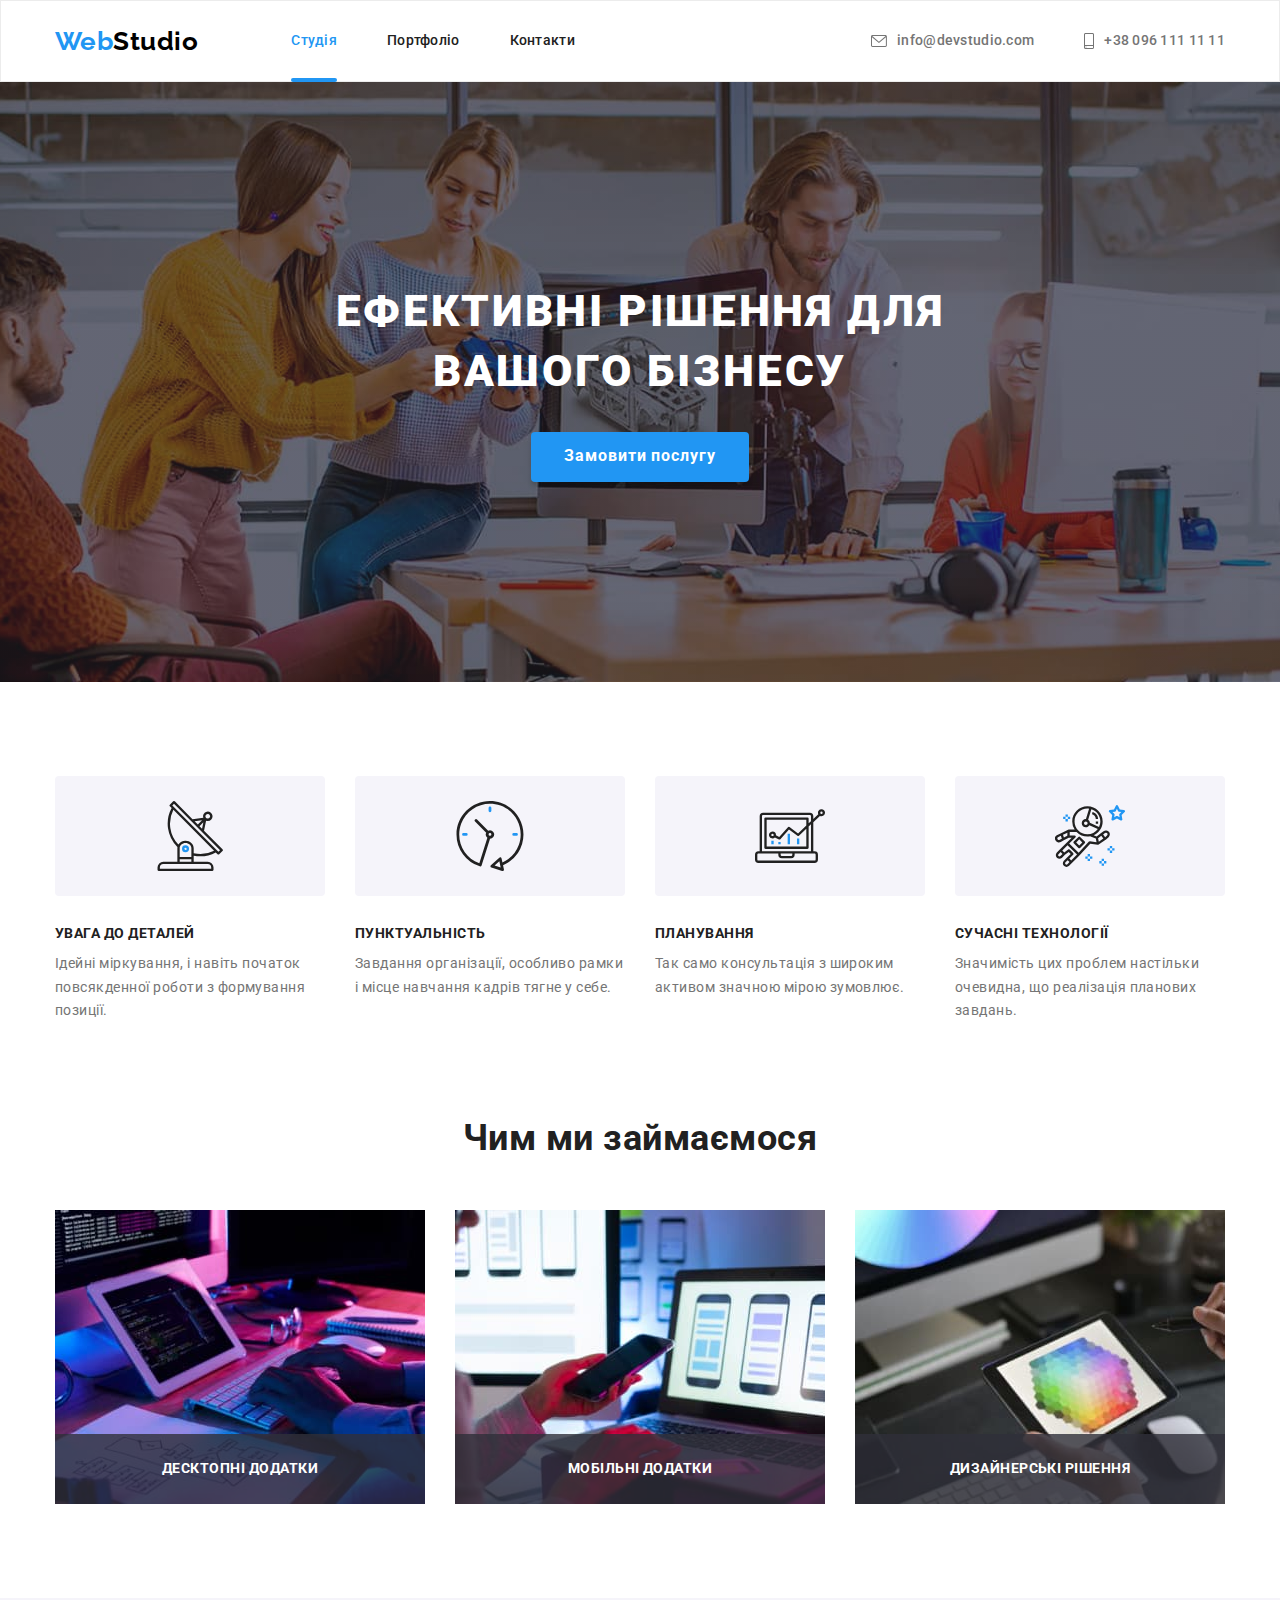
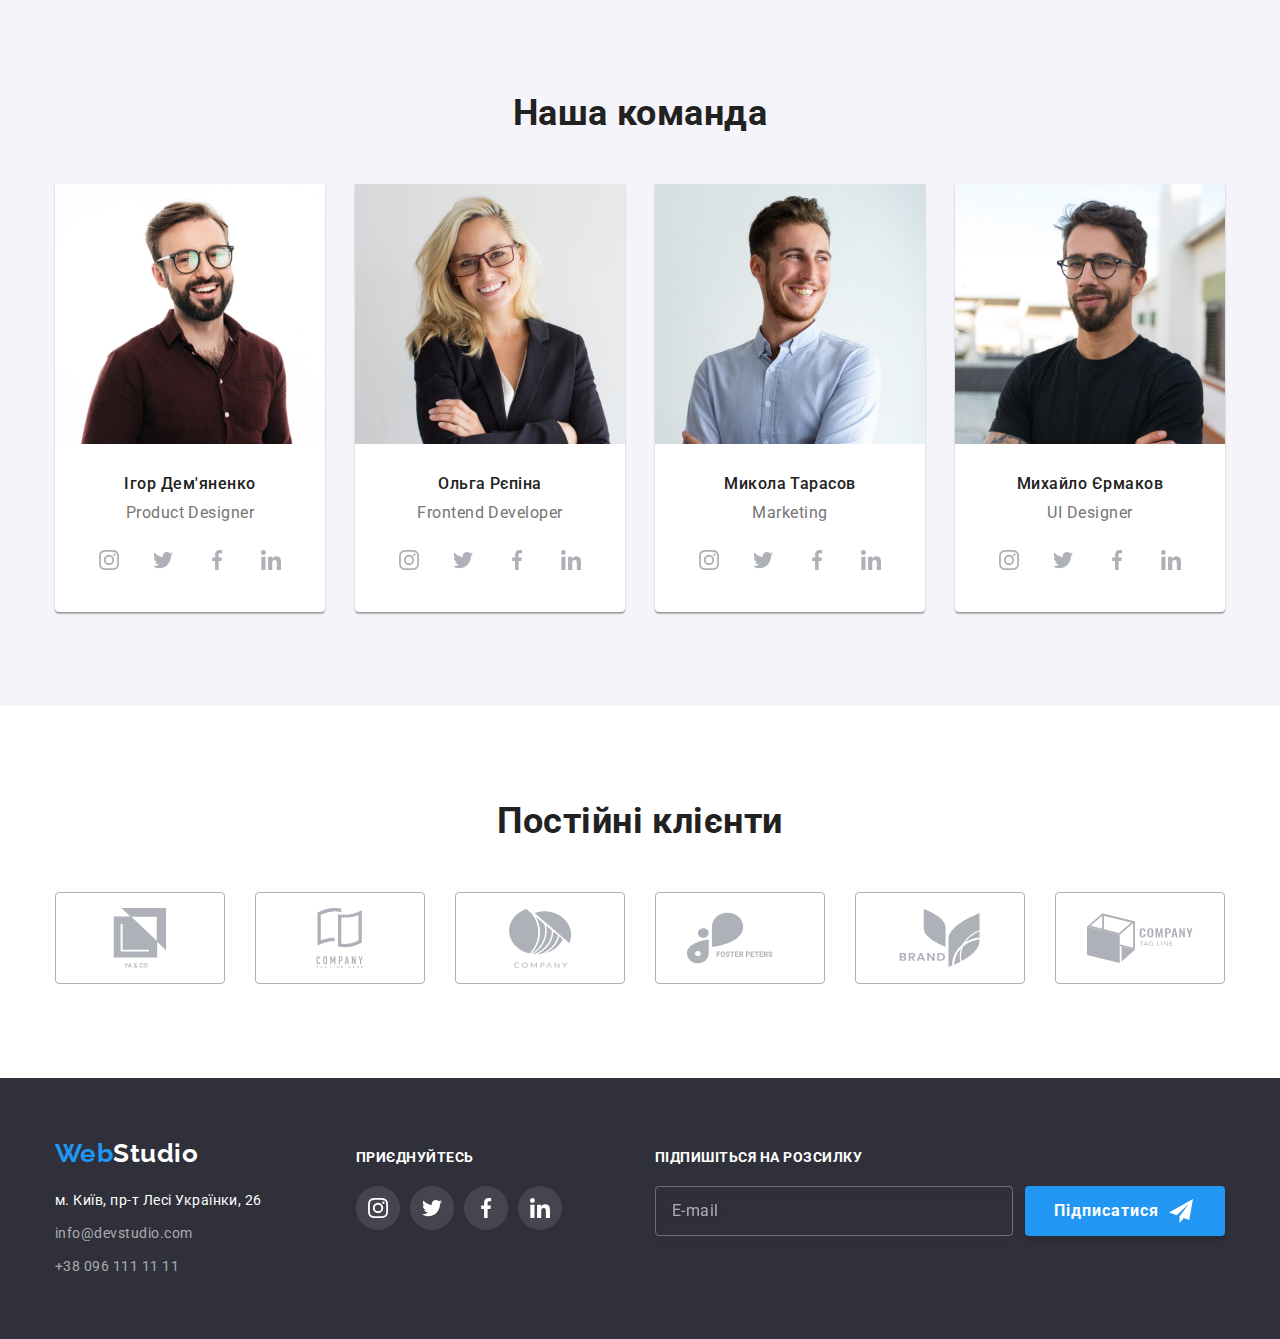
<file: index.html>
<!DOCTYPE html>
<html lang="uk">
<head>
    <meta charset="UTF-8">
    <meta http-equiv="X-UA-Compatible" content="IE=edge">
    <meta name="viewport" content="width=device-width, initial-scale=1.0">
    <title>WebStudio</title>
    
    <link rel="preconnect" href="https://fonts.googleapis.com">
    <link rel="preconnect" href="https://fonts.gstatic.com" crossorigin>
    <link href="https://fonts.googleapis.com/css2?family=Raleway:wght@700&family=Roboto:wght@400;500;700;900&display=swap" rel="stylesheet">
     <link rel="stylesheet" href=" https://cdnjs.cloudflare.com/ajax/libs/modern-normalize/1.1.0/modern-normalize.css">
    <link rel="stylesheet" href="./css/styles.css">
</head>
<body>
    <header class="header">
       <div class="container container-header">
            <nav class="container-nav">
             <a class="logo" href="./index.html"> <span class="logo-web">Web</span><span class="logo-studio" >Studio</span></a>
                <ul class="site-nav">
                    <li class="site-title"> <a  href="./index.html" class= " link current" >Студія</a> </li>
                    <li class="site-title"> <a  href="./portfolio.html" class="link ">Портфоліо</a> </li>
                    <li class="site-title"> <a  href="" class="link">Контакти</a> </li>
                </ul>
            </nav>
            <ul class="contacs ">
                
                <li class="site-title">
        
                    <a class="link link-contacts" href="mailto:info@devstudio.com">
                        <svg  class="icon-сontacts" width="16" height="12" >
                            <use href="./images/icon.svg#icon-mail"></use>
                        </svg>
                        info@devstudio.com</a></li>
                <li class="site-title">
                    <a class="link link-contacts" href="tel:+380961111111"> 
                        <svg class="icon-сontacts" width="10" height="16"  >
                        <use href="./images/icon.svg#icon-smartphone"></use>
                    </svg>
                     +38 096 111 11 11</a></li>
            </ul>
        </div>  
        </header>
        
       

    <main>
        <section class="hero section">
            <div class="container ">
            <h1 class="hero-title">Ефективні рішення для вашого бізнесу</h1>

            <button data-modal-open class="btn" type="button">Замовити послугу</button>
            
         </div>
            
        </section>

        <section class="section">
            <div class="container ">
            <h2 class="our-benefits" >Наші переваги</h2>
            <ul class="benefits-list">
                <li class="benefits-item">
                    <div class="benefits-place">   
                    <svg  width="70" height="70"  >
                        <use href="./images/icon.svg#icon-antenna"></use>
                    </svg>
                </div>
                    
                    <h3 class="benefits-title">УВАГА ДО ДЕТАЛЕЙ</h3>  
                    <p class=" benefits-text" >Ідейні міркування, і навіть початок повсякденної роботи з формування позиції.</p> 
                </li>
                <li class="benefits-item"> 
                    <div class="benefits-place">
                        <svg width="70" height="70"  >
                        <use href="./images/icon.svg#icon-clock"></use>
                    </svg>
                    </div>
                    <h3 class="benefits-title">ПУНКТУАЛЬНІСТЬ</h3>  
                    <p class="benefits-text">Завдання організації, особливо рамки і місце навчання кадрів тягне у себе.</p> 
                </li>
                <li class="benefits-item">
                    <div class="benefits-place">
                    <svg  width="70" height="70"  >
                        <use href="./images/icon.svg#icon-diagram"></use>
                    </svg>
                </div>
                    <h3 class="benefits-title">ПЛАНУВАННЯ</h3>  
                    <p class="benefits-text">Так само консультація з широким активом значною мірою зумовлює.</p> 
                </li>
                <li class="benefits-item" >
                    <div class="benefits-place">
                    <svg width="70" height="70"  >
                        <use href="./images/icon.svg#icon-astronaut"></use>
                    </svg>
                </div>
                    <h3 class="benefits-title">СУЧАСНІ ТЕХНОЛОГІЇ</h3>  
                    <p class="benefits-text">Значимість цих проблем настільки очевидна, що реалізація планових завдань.</p> 
                </li>
            </ul>
            </div>
        </section>
        <section class="work section">
            <div class="container">
            <h2 class="section-title title-web">Чим ми займаємося</h2>
            
            <ul class="images">
                
                <li class="images-container"><img src="./images/box1.jpg" alt="Декстоп" width="370" >
                <h3 class="images-tittle" >Десктопні додатки</h3></li>
                
                <li class="images-container">
                <img src="./images/box2.jpg" alt="Мобільний додаток" width="370">
                 <h3 class="images-tittle">Мобільні додатки</h3>   
                </li>
                <li class="images-container">
                    <img src="./images/box3.jpg" alt="Планшет"   width="370">
                    <h3 class="images-tittle">Дизайнерські рішення</h3>
                </li>
            </ul>
        </div>
        </section>
        <section class="team section">
            <div class="container">
            <h2 class="section-title">Наша команда</h2>
            <ul class="list-team">
                <li class="team-group">
                    <img src="./images/igor.demjanenko.jpg" alt="Ігор Дем'яненко" width="270">
                    <h3 class="team-title">Ігор Дем'яненко</h3>
                    <p  class="team-position" lang="en">Product Designer</p>
                    <ul class="team-icon" >

                        <li class="team-icon-items">
                            <a class="team-icon-link" href="#">
                                <svg class="icon-social" width="20" height="20">
                                <use href="./images/icon.svg#icon-instagram"></use>
                            </svg></a>
                        </li>
                        <li class="team-icon-items">
                            
                            <a class="team-icon-link"  href="#">
                                <svg width="20" height="20">
                                    <use href="./images/icon.svg#icon-twitter"></use>
                                </svg>
                            </a>
                        </li>
                         <li class="team-icon-items">
                           
                            <a class="team-icon-link" href="#"> <svg width="20" height="20">
                                <use href="./images/icon.svg#icon-facebook"></use>
                            </svg>
                            </a>
                        <li class="team-icon-items">
                            
                            <a class="team-icon-link" href="#">
                                <svg width="20" height="20">
                                    <use href="./images/icon.svg#icon-linkedin"></use>
                                </svg>
                            </a>
                        </li>
                    </ul>
                    
                </li>
                <li class="team-group">
                    <img src="./images/olga.repina.jpg" alt="Ольга Рєпіна" width="270">
                    <h3 class="team-title">Ольга Рєпіна</h3>
                    <p class="team-position"  lang="en">Frontend Developer</p>
                    <ul class="team-icon" >

                        <li class="team-icon-items">
                            <a class="team-icon-link" href="#">
                                <svg class="icon-social" width="20" height="20">
                                <use href="./images/icon.svg#icon-instagram"></use>
                            </svg></a>
                        </li>
                        <li class="team-icon-items">
                            
                            <a class="team-icon-link"  href="#">
                                <svg width="20" height="20">
                                    <use href="./images/icon.svg#icon-twitter"></use>
                                </svg>
                            </a>
                        </li>
                         <li class="team-icon-items">
                           
                            <a class="team-icon-link" href="#"> <svg width="20" height="20">
                                <use href="./images/icon.svg#icon-facebook"></use>
                            </svg>
                            </a>
                        <li class="team-icon-items">
                            
                            <a class="team-icon-link" href="#">
                                <svg width="20" height="20">
                                    <use href="./images/icon.svg#icon-linkedin"></use>
                                </svg>
                            </a>
                        </li>
                    </ul>
                    
                </li>
                <li class="team-group">
                    <img src="./images/mykola.tarasov.jpg" alt="Микола Тарасов" width="270">
                    <h3 class="team-title">Микола Тарасов</h3>
                    <p class="team-position" lang="en">Marketing</p>
                    <ul class="team-icon" >

                        <li class="team-icon-items">
                            <a class="team-icon-link" href="#">
                                <svg class="icon-social" width="20" height="20">
                                <use href="./images/icon.svg#icon-instagram"></use>
                            </svg></a>
                        </li>
                        <li class="team-icon-items">
                            
                            <a class="team-icon-link"  href="#">
                                <svg width="20" height="20">
                                    <use href="./images/icon.svg#icon-twitter"></use>
                                </svg>
                            </a>
                        </li>
                         <li class="team-icon-items">
                           
                            <a class="team-icon-link" href="#"> <svg width="20" height="20">
                                <use href="./images/icon.svg#icon-facebook"></use>
                            </svg>
                            </a>
                        <li class="team-icon-items">
                            
                            <a class="team-icon-link" href="#">
                                <svg width="20" height="20">
                                    <use href="./images/icon.svg#icon-linkedin"></use>
                                </svg>
                            </a>
                        </li>
                    </ul>
                    
                </li>
                <li class="team-group">
                    <img src="./images/mixajlo.jermakov.jpg" alt="Михайло Єрмаков" width="270">
                    <h3 class="team-title">Михайло Єрмаков</h3>
                    <p class="team-position" lang="en">UI Designer</p>
                    <ul class="team-icon" >

                        <li class="team-icon-items">
                            <a class="team-icon-link" href="#">
                                <svg class="icon-social" width="20" height="20">
                                <use href="./images/icon.svg#icon-instagram"></use>
                            </svg></a>
                        </li>
                        <li class="team-icon-items">
                            
                            <a class="team-icon-link"  href="#">
                                <svg width="20" height="20">
                                    <use href="./images/icon.svg#icon-twitter"></use>
                                </svg>
                            </a>
                        </li>
                         <li class="team-icon-items">
                           
                            <a class="team-icon-link" href="#"> <svg width="20" height="20">
                                <use href="./images/icon.svg#icon-facebook"></use>
                            </svg>
                            </a>
                        <li class="team-icon-items">
                            
                            <a class="team-icon-link" href="#">
                                <svg width="20" height="20">
                                    <use href="./images/icon.svg#icon-linkedin"></use>
                                </svg>
                            </a>
                        </li>
                    </ul>
                    
                </li>
            </ul>
            </div>
        </section>
        <section class="section">
            <div class="container">
            <h2 class="clients-title">Постійні клієнти</h2>
            <ul class="clients-list">
                
                <li class="clients-container">
                    <a class="clients-link" href="#">
                    <svg class="clients-icon" width="106" height="60" >
                        <use href="./images/icon.svg#icon-icon-ya-go"></use>
                    </svg>
                     </a>
                </li>
                
                <li class="clients-container">
                    <a  class="clients-link" href="#">
                    <svg  class="clients-icon" width="106" height="60" >
                        <use href="./images/icon.svg#icon-icon-company"></use>
                    </svg>
                 </a>
                </li>
                
                <li class="clients-container">
                    <a class="clients-link" href="#">
                    <svg  class="clients-icon" width="106" height="60" >
                        <use href="./images/icon.svg#icon-icon-company-2"></use>
                    </svg>
                </a>
                </li>
                
                <li class="clients-container">
                    <a class="clients-link" href="#">
                        <svg width="106" height="60" >
                    <use href="./images/icon.svg#icon-icon-foster-peters"></use>
                </svg>
                </a></li>
                
                
                <li class="clients-container">
                    <a  class="clients-link" href="#">
                        <svg width="106" height="60" >
                    <use href="./images/icon.svg#icon-icon-brand"></use>
                </svg>
                </a>
                </li>
                
                <li class="clients-container">
                   <a class="clients-link" href="#"> <svg width="106" height="60" >
                        <use href="./images/icon.svg#icon-icon-tag-line"></use>
                    </svg>
                    </a>
                </li>
             
            </ul>
            </div>
            
        </section>
        
        
        
        
        
        

    </main>

    <footer class="footer">
        <div class=" container footer-container ">
            <div class="footer-container-first" ><a class="logo logo-address" href="./index.html"> <span class="logo-web">Web</span><span class="logo-footer" >Studio</span></a>
        <address>
            <ul class="nav-address"> 
                <li class="nav-item"><a class="link-footer maps" href="https://goo.gl/maps/FgdQjG2x2mxrf8Yn7" rel="noopener noreferrer nofollow" >м. Київ, пр-т Лесі Українки, 26</a>    </li>
                <li class="nav-item"><a  class="link-footer contacs" href="mailto:info@devstudio.com">info@devstudio.com</a> </li>
                <li class="nav-item"><a  class="link-footer contacs" href="tel:+380961111111">+38 096 111 11 11</a> </li>
            </ul>
             </address>
            </div>
        
        
        <div>
        <h4 class="footer-icon-title">приєднуйтесь</h4>
        <ul class="footer-icon">
        
            <li class="footer-icon-items">
                <a class="footer-icon-link" href="#">
                    <svg class="icon-social" width="20" height="20">
                        <use href="./images/icon.svg#icon-instagram"></use>
                    </svg></a>
            </li>
            <li class="footer-icon-items">
        
                <a class="footer-icon-link" href="#">
                    <svg width="20" height="20">
                        <use href="./images/icon.svg#icon-twitter"></use>
                    </svg>
                </a>
            </li>
            <li class="footer-icon-items">
        
                <a class="footer-icon-link" href="#"> <svg width="20" height="20">
                        <use href="./images/icon.svg#icon-facebook"></use>
                    </svg>
                </a>
            <li class="footer-icon-items">
        
                <a class="footer-icon-link" href="#">
                    <svg width="20" height="20">
                        <use href="./images/icon.svg#icon-linkedin"></use>
                    </svg>
                </a>
            </li>
        </ul>
        </div>
        <form class="footer-form" autocomplete="off">
        
            
            
                <h3 class="sub-title">Підпишіться на розсилку</h3>
            <div class="subscribe">
            <label class="sub-label" for="sub-email" ></label>
            <input class="sub-email" type="email" name="email" placeholder="E-mail" id="sub-email" >
            <button class="sub-btn"  type="submit" >Підписатися 
                <svg class="sub-icon" width="24" height="24" >
                    <use href="./images/icon.svg#icon-send" ></use>
                </svg>
            
            </button>
            </div>
            </form>
        
            
    
    </div>
    </footer>
    <div class="backdrop is-hidden" data-modal>
        <div class="modal">
            <button class="btn-modal" type="button" data-modal-close>
                <svg  width="18" height="18">
                    <use href="./images/icon.svg#icon-close"></use>
                </svg>
            </button>


                <form class="modal-form" autocomplete="off">
                <p class="modal-title">Залиште свої дані, ми вам передзвонимо</p>
                
                <div class="modal-form-input">
                    <label class="label-name" for="user-id">Ім'я</label>
                    <input class="modal-input" type="text" name="user" id="user-id">
                    <svg class="modal-icon" width="18" height="18">
                        <use href="./images/icon.svg#icon-user"></use>
                    </svg>
                </div>
                <div class="modal-form-input">
                    <label class="label-name" for="tel">Телефон</label>
                    <input class="modal-input" type="tel" name="tel" id="tel" >
                    <svg class="modal-icon" width="18" height="18">
                        <use href="./images/icon.svg#icon-phone"></use>
                    </svg>
                </div>
                <div class="modal-form-input">
                    <label  class="label-name" for="email-id">Пошта</label>
                    <input class="modal-input" type="email"  name="email" id="email-id" >
                    <svg class="modal-icon" width="18" height="18">
                        <use href="./images/icon.svg#icon-email"></use>
                    </svg>
                </div>
                <div class="modal-form-comment ">
                    <label  class="label-name" for="comment">Коментар</label>
                    <textarea class="modal-comment" rows="4" name="comment" id="comment" placeholder="Введіть текст"></textarea>
                    
                </div>
                <div class="modal-form-btn">
                <input class="modal-checkbox modal-hidden " type="checkbox" name="politics" id="label">
               <label class="modal-text" for="label"> Погоджуюся з розсилкою та приймаю<a class="modal-link"  target="_blank" href="">Умови договору</a></label>
                
            </div>
            <div class="modal-help">
                <button class="modal-btn-sub" type="submit">Відправити</button>
                </div>
                </form>
            
                
            
        </div>
    <script src="./js/modal.js"></script>
    </div>

</body>
</html>
</file>
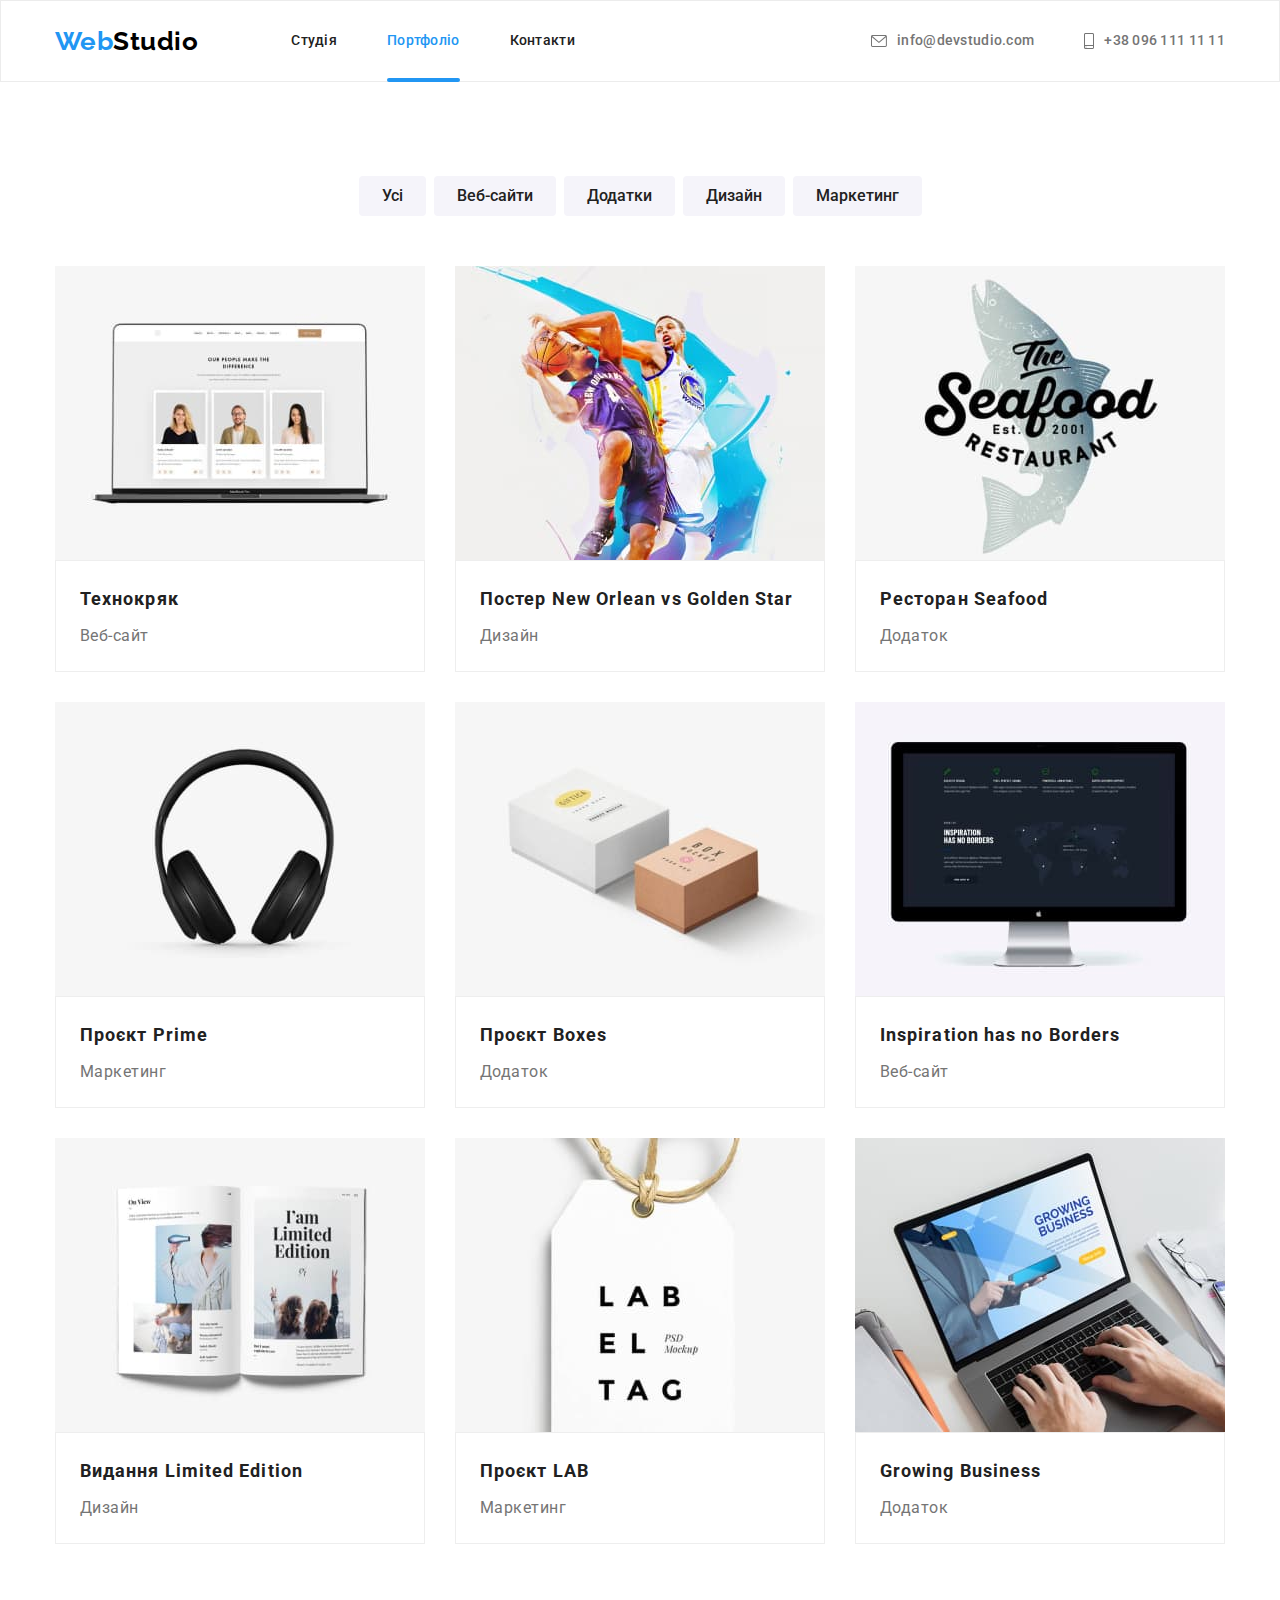
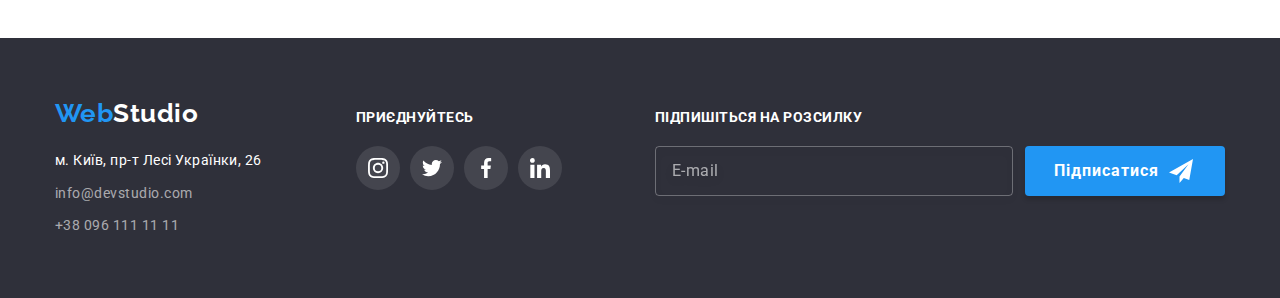
<file: portfolio.html>
<!DOCTYPE html>
<html lang="uk">
<head>
    <meta charset="UTF-8">
    <meta http-equiv="X-UA-Compatible" content="IE=edge">
    <meta name="viewport" content="width=device-width, initial-scale=1.0">
    
    
    
    <title>Portfolio</title>
    
    <link rel="preconnect" href="https://fonts.googleapis.com">
    <link rel="preconnect" href="https://fonts.gstatic.com" crossorigin>
    <link href="https://fonts.googleapis.com/css2?family=Raleway:wght@700&family=Roboto:wght@400;500;700;900&display=swap" rel="stylesheet">
    <link rel="stylesheet" href=" https://cdnjs.cloudflare.com/ajax/libs/modern-normalize/1.1.0/modern-normalize.css">
    <link rel="stylesheet" href="./css/styles.css">
</head>
<body>
    <header class="header">
        <div class="container container-header">
            <nav class="container-nav">
                <a class="logo" href="./index.html"> <span class="logo-web">Web</span><span
                        class="logo-studio">Studio</span></a>
                <ul class="site-nav">
                    <li class="site-title"> <a href="./index.html" class=" link item">Студія</a> </li>
                    <li class="site-title"> <a href="./portfolio.html" class="link current item ">Портфоліо</a> </li>
                    <li class="site-title"> <a href="" class="link item">Контакти</a> </li>
                </ul>
            </nav>
            <ul class="contacs ">
    
                <li class="site-title">
    
                    <a class="link link-contacts" href="mailto:info@devstudio.com">
                        <svg class="icon-сontacts" width="16" height="12">
                            <use href="./images/icon.svg#icon-mail"></use>
                        </svg>
                        info@devstudio.com</a>
                </li>
                <li class="site-title">
                    <a class="link link-contacts" href="tel:+380961111111">
                        <svg class="icon-сontacts" width="10" height="16">
                            <use href="./images/icon.svg#icon-smartphone"></use>
                        </svg>
                        +38 096 111 11 11</a>
                </li>
            </ul>
        </div>
    </header>
   
    <main>
        <section class="section">
            <div class="container">
            
                <ul class="container-filter">
                    <li class="filter-btn"><button class="btn-nav" type="button">Усі</button></li>
                    <li class="filter-btn"><button class="btn-nav" type="button">Веб-сайти</button></li>
                    <li class="filter-btn"><button class="btn-nav" type="button">Додатки</button></li>
                    <li class="filter-btn"><button class="btn-nav" type="button">Дизайн</button></li>
                    <li class="filter-btn"><button class="btn-nav" type="button">Маркетинг</button></li>
                </ul>
           

        
            <h1 class="title-portfolio">Портфоліо</h1>
            
            <ul class="container-works">
                <li class="container-web">
                    <div class="image-thumb">
                    <img src="./images/texnokrjak.jpg" alt="Сайт Технокряк" width="370" height="294">
                    <p class="image-text">Ресурс пропонує комплексні пропозиції з різним рівнем функціоналу та сервісів. Все це дозволить відвідувачу отримати
                    вичерпні відомості про компанію чи приватну особу.</p>
                    </div>
                    <div class="container-text">
                    <h2 class="works-title" >Технокряк</h2>
                    <p class="works-text">Веб-сайт</p>
                    </div>
                </li>
                <li class="container-web"> 
                    <div class="image-thumb">
                    <img src="./images/poster.new.orlean.jpg" alt="Дизайн Постер New Orlean vs Golden Star" width="370" height="294">
                    <p class="image-text">Ресурс пропонує комплексні пропозиції з різним рівнем функціоналу та сервісів. Все це дозволить
                        відвідувачу отримати
                        вичерпні відомості про компанію чи приватну особу.</p>
                    </div>
                    <div class="container-text">
                    <h2 class="works-title" >Постер New Orlean vs Golden Star</h2>
                    <p class="works-text">Дизайн</p>
                    </div>
                </li>
                <li class="container-web">
                    <div class="image-thumb">
                    <img src="./images/restorant.seafood.jpg" alt="Додаток Ресторан Seafood" width="370" height="294">
                    <p class="image-text">Ресурс пропонує комплексні пропозиції з різним рівнем функціоналу та сервісів. Все це дозволить
                        відвідувачу отримати
                        вичерпні відомості про компанію чи приватну особу.</p>
                    </div>
                    <div class="container-text">
                    <h2 class="works-title" >Ресторан Seafood</h2>
                    <p class="works-text">Додаток</p>
                    </div>
                </li>
                <li class="container-web">
                    <div class="image-thumb">
                    <img src="./images/proekt.prime.jpg" alt=" Маркетинг Проєкт Prime" width="370" height="294">
                    <p class="image-text">Ресурс пропонує комплексні пропозиції з різним рівнем функціоналу та сервісів. Все це дозволить
                        відвідувачу отримати
                        вичерпні відомості про компанію чи приватну особу.</p>
                    </div>
                    <div class="container-text">
                    <h2 class="works-title" >Проєкт Prime</h2>
                    <p class="works-text">Маркетинг</p>
                    </div>
                </li>
                <li class="container-web">
                    <div class="image-thumb">
                    <img src="./images/proekt.boxes.jpg" alt="Додаток Проєкт Boxes" width="370" height="294">
                    <p class="image-text">Ресурс пропонує комплексні пропозиції з різним рівнем функціоналу та сервісів. Все це дозволить
                        відвідувачу отримати
                        вичерпні відомості про компанію чи приватну особу.</p>
                    </div>
                    <div class="container-text">
                    <h2 class="works-title" >Проєкт Boxes</h2>
                    <p class="works-text">Додаток</p>
                    </div>
                </li>
                <li class="container-web">
                    <div class="image-thumb">
                    <img src="./images/inspiration.gas.jpg" alt="Веб-сайт Inspiration has no Borders" width="370" height="294">
                    <p class="image-text">Ресурс пропонує комплексні пропозиції з різним рівнем функціоналу та сервісів. Все це дозволить
                        відвідувачу отримати
                        вичерпні відомості про компанію чи приватну особу.</p>
                    </div>
                    <div class="container-text">
                    <h2 class="works-title" >Inspiration has no Borders</h2>
                    <p class="works-text">Веб-сайт</p>
                    </div>
                </li>
                <li class="container-web">
                    <div class="image-thumb">
                    <img src="./images/vidanjia.limited.jpg" alt="Дизайн Видання Limited Edition" width="370" height="294">
                    <p class="image-text">Ресурс пропонує комплексні пропозиції з різним рівнем функціоналу та сервісів. Все це дозволить
                    відвідувачу отримати
                    вичерпні відомості про компанію чи приватну особу.</p>
                    </div>
                    <div class="container-text">
                    <h2 class="works-title" >Видання Limited Edition</h2>
                    <p class="works-text">Дизайн</p>
                    </div> 
                </li>
                <li class="container-web">
                    <div class="image-thumb">
                    <img src="./images/proekt.lab.jpg" alt="Маркетинг Проєкт LAB" width="370" height="294">
                    <p class="image-text">Ресурс пропонує комплексні пропозиції з різним рівнем функціоналу та сервісів. Все це дозволить
                        відвідувачу отримати
                        вичерпні відомості про компанію чи приватну особу.</p>
                    </div>
                    <div class="container-text">
                    <h2 class="works-title" >Проєкт LAB</h2>
                    <p class="works-text">Маркетинг</p>
                 </div> 
                </li>
                <li class="container-web">
                    <div class="image-thumb">
                    <img src="./images/growing.business.jpg" alt="Додаток Growing Business" width="370" height="294">
                    <p class="image-text">Ресурс пропонує комплексні пропозиції з різним рівнем функціоналу та сервісів. Все це дозволить
                        відвідувачу отримати
                        вичерпні відомості про компанію чи приватну особу.</p>
                    </div>
                    <div class="container-text">
                    <h2 class="works-title" >Growing Business</h2>
                    <p class="works-text">Додаток</p>
                    </div>  
                </li>
            </ul>
        </div>
        </section>
        
        
    </main>
<footer class="footer">
    <div class=" container footer-container ">
        <div class="footer-container-first"><a class="logo logo-address" href="./index.html"> <span
                    class="logo-web">Web</span><span class="logo-footer">Studio</span></a>
            <address>
                <ul class="nav-address">
                    <li class="nav-item"><a class="link-footer maps" href="https://goo.gl/maps/FgdQjG2x2mxrf8Yn7"
                            rel="noopener noreferrer nofollow">м. Київ, пр-т Лесі Українки, 26</a> </li>
                    <li class="nav-item"><a class="link-footer contacs"
                            href="mailto:info@devstudio.com">info@devstudio.com</a> </li>
                    <li class="nav-item"><a class="link-footer contacs" href="tel:+380961111111">+38 096 111 11 11</a>
                    </li>
                </ul>
            </address>
        </div>


        <div>
            <h4 class="footer-icon-title">приєднуйтесь</h4>
            <ul class="footer-icon">

                <li class="footer-icon-items">
                    <a class="footer-icon-link" href="#">
                        <svg class="icon-social" width="20" height="20">
                            <use href="./images/icon.svg#icon-instagram"></use>
                        </svg></a>
                </li>
                <li class="footer-icon-items">

                    <a class="footer-icon-link" href="#">
                        <svg width="20" height="20">
                            <use href="./images/icon.svg#icon-twitter"></use>
                        </svg>
                    </a>
                </li>
                <li class="footer-icon-items">

                    <a class="footer-icon-link" href="#"> <svg width="20" height="20">
                            <use href="./images/icon.svg#icon-facebook"></use>
                        </svg>
                    </a>
                <li class="footer-icon-items">

                    <a class="footer-icon-link" href="#">
                        <svg width="20" height="20">
                            <use href="./images/icon.svg#icon-linkedin"></use>
                        </svg>
                    </a>
                </li>
            </ul>
        </div>
        <form class="footer-form" autocomplete="off">
        
        
        
            <h3 class="sub-title">Підпишіться на розсилку</h3>
            <div class="subscribe">
                <label class="sub-label" for="email"></label>
                <input class="sub-email" type="email" name="email" placeholder="E-mail" id="email">
                <button class="sub-btn" type="submit">Підписатися
                    <svg class="sub-icon" width="24" height="24">
                        <use href="./images/icon.svg#icon-send"></use>
                    </svg>
        
                </button>
            </div>
        </form>


    </div>
</footer>

    
    
</body>
</html>
</file>
<file: css/styles.css>
:root{ 
    --primary-text-color:  #212121;
    --title-text-color: #757575;
    --accent-color: #2196F3;
    --primary-white-color:#FFFFFF;
    --animation: 250ms cubic-bezier(0.4, 0, 0.2, 1);
}
body{
    background-color: #FFFFFF;
    color: var(--primary-text-color);
    
    font-family: 'Roboto', sans-serif;
    font-size: 16px; 
    line-height: 1.19;
    letter-spacing: 0.03em;
    margin: 0px;
}
ul{
    list-style-type: none;
    margin: 0 0;
    padding: 0 0;
}

button{
    font-family: inherit;
    
}
h1, h2, h3, h4, h5, h6{
    margin: 0px;
}
p{
    margin: 0 0;
}
img{
    display: block;
     max-width: 100%; 
     height: auto;
}

.container{
    width: 1200px;
    padding-left: 15px;
    padding-right: 15px;
    margin-left: auto;
    margin-right: auto;

    
}
.section{
    padding-bottom: 94px;
    padding-top: 94px;
}

.container-header{
    display: flex;
    align-items: center;
    justify-content: space-around;
}

.logo{
    font-family: 'Raleway';
    font-weight: 700;
    font-size: 26px;
    
    
    
    text-decoration: none;
}
.logo-web{
    color: #2196F3;
}

.logo-studio{
    color: #000000;
}

/* Site-nav */
.container-nav{
    display: flex;
    align-items: center;
}
.site-nav{
    display: flex;
    margin-left: 93px;
    color:  var(--primary-text-color);
  
}
.site-title{
    margin-right: 50px;
    display: flex;
    align-items: center;
    
}

.site-title:last-child{
    margin-right: 0px;
}

.link{
    position: relative;
    font-weight: 500;
    font-size: 14px;
    line-height: 1.14;
    letter-spacing: 0.02em;
    text-decoration: none;

    display: block;
    padding-top: 32px; 
    padding-bottom: 32px;
    /* transition-property: color 250ms cubic-bezier(0.4, 0, 0.2, 1) ; */
    transition: color var(--animation);
   
    
}


.link:not(:last-child){
    margin-right: 0px;
}

.site-nav .link{
    color: var(--primary-text-color);
}

.site-nav .link:hover,
.site-nav .link:focus{
    color: var(--accent-color);
    

}
 .current::after {
    position: absolute;
    content: "";
    display: block;
    bottom: -1px;
    left: 0;
    width: 100%;
    height: 4px;
    background-color: var(--accent-color);
    border-radius: 4px;
    
    
    transform: scale(0);
    transition: transform var(--animation);
   
}
.site-nav .current::after{
    color: var(--accent-color);  
    transform: scale(1);
    
} 

/*  Перед цим було перевірено*/
.site-nav .link.current{
    color: var(--accent-color);  
   
} 

.contacs{
    display: inline-flex;
    align-items: center;

    margin-left: auto;
}
.icon-сontacts{
    margin-right: 10px;
    fill: currentColor;

}
.link-contacts{
    display:flex;
    align-items: center;
}

.contacs .link{
    color: var(--title-text-color);
}
.contacs .link:hover,
.contacs .link:focus{
    color: var(--accent-color);
     
}

 
/* Hero section Webstudio */

.hero{
   
text-align: center;
    
background-image: linear-gradient(
 to right,
 rgba(47, 48, 58, 0.4),
 rgba(47, 48, 58, 0.4)),
 url(../images/hero.jpg);

    max-width: 1600px;
    padding-top: 200px;
    padding-bottom: 200px;
    margin: 0 auto;

    background-repeat: no-repeat;
    background-size: cover;
    background-position: center;
    
    
     
}

.hero-title {
    font-weight: 900;
    font-size: 44px;
    line-height: 1.36;
    text-align: center;
    letter-spacing: 0.06em;
    text-transform: uppercase;

    width: 696px;
    margin-right: auto;
    margin-left: auto;
    margin-bottom: 30px;

    color: var(--primary-white-color);
}

.btn{
    font-weight: 700;
    text-align: center;
    letter-spacing: 0.06em;
    cursor: pointer;

    border-radius: 4px;
    padding-left: 32px;
    padding-right: 32px;
    padding-bottom: 10px;
    padding-top: 10px;
    min-width: 216px;
    min-height: 50px;
    border: 1px solid transparent;
    box-shadow: 0px 4px 4px rgba(0, 0, 0, 0.15);
    
    

    background-color: var(--accent-color) ;
    color: var(--primary-white-color);
}


/* Section Наші Переваги */
.benefits-list{
    display: flex;
}

.our-benefits,
.title-portfolio{
    position: absolute;
    width: 1px;
    height: 1px;
    margin: -1px;
    border: 0;
    padding: 0;
        
    white-space: nowrap;
    clip-path: inset(100%);
    clip: rect(0 0 0 0);
    overflow: hidden;
 }
.benefits-item{

    width: 270px;
    margin-right: 30px;
    
}
.benefits-item:last-child{
    margin-right: 0px;
}
.benefits-place{
    display: flex;
    align-items: center;
    justify-content: center;
    
    height: 120px;

    background: #F5F4FA;
    border-radius: 4px;
}

.benefits-title{
    font-size: 14px;
    line-height: 1.14;
    margin-top: 30px;
    
    
    color: var(--primary-text-color);
}

.benefits-text{
    font-size: 14px;
    line-height: 1.71;
    margin-top: 10px;

    color: var(--title-text-color);
}

/* Section Чим ми займаємось */
.work{
    text-align: center;
    padding-top: 0px;
    
   
}
.images{
    display: flex;
    
    justify-content: space-between;
}
.images-container{
    position: relative;
    z-index: -1;
}
.images-tittle{
    position: absolute;
    bottom: 0;
    left: 0;
    display: flex;
    justify-content: center;
    padding-top: 27px;
    
    text-transform: uppercase;
    width: 370px;
    height: 70px;
    font-size: 14px;
    line-height: 1.14;
    text-align: center;

    color: var(--primary-white-color);
    background-color: rgba(47, 48, 58, 0.8); 
}

.title-web{
    margin-bottom: 50px;
}
.section-title{
    
    font-size: 36px;
    line-height: 1.17;
    
    
    color: var(--primary-text-color);
}

/* Section Наша Командна  */
.team{
    background-color:  #F5F4FA;
    text-align: center;
   
}
.list-team{
    display: flex;
    margin-top: 50px;
     
}


.team-group{
    margin-right: 30px;
    padding-bottom: 30px;

    background: #FFFFFF;
    box-shadow: 0px 1px 3px rgba(0, 0, 0, 0.12), 0px 1px 1px rgba(0, 0, 0, 0.14), 0px 2px 1px rgba(0, 0, 0, 0.2);
    border-radius: 0px 0px 4px 4px;
}
.team-group:last-child{
    margin-right: 0px;
}

.team-title{
    font-weight: 500;
    font-size: 16px;
    line-height: 1.19;
    letter-spacing: 0.03em;
    text-align: center;
    margin-top: 30px;
   
}
.team-position{
    text-align: center;
    margin-top: 10px;

    color: var(--title-text-color);
}
.team-icon{
    display: flex;
    justify-content: center;
    margin-top: 16px;
    
   
}
.team-icon-items{
    width: 44px;
    height: 44px;
    margin-right: 10px;
}
.team-icon-items:last-child{
    margin-right: 0px;
}
.team-icon-link{
    width: 100%;
    height: 100%;
    display: flex;
    justify-content: center;
    align-items: center;
    fill: #AFB1B8;

    transition: background-color var(--animation),
    fill var(--animation);
    background-color:var(--primary-white-color);
    border-radius: 50%;

}
.team-icon-link:hover,
.team-icon-link:focus{
    background-color: var(--accent-color);
    fill: var(--primary-white-color);
    
}

.clients-title{

    font-size: 36px;
    line-height: 1.17;
    text-align: center;
    margin-bottom: 50px;
   
}
.clients-list{
        display: flex;
        align-items: center;
        justify-content: center;
   
}
.clients-container{
    
    margin-right: 30px;
    width: 170px;
    height: 92px;
   
}
.clients-container:last-child{
    margin-right: 0px;
}

.clients-link{
    width: 100%;
    height: 100%;
    display: flex;
    align-items: center;
    justify-content: center;
    fill: #AFB1B8;
    background-color: var(--primary-white-color);
    border-radius: 4px;
    border: 1px solid #AFB1B8;
    transition: fill var(--animation),
    border-color var(--animation);
 
}

.clients-link:hover,
.clients-link:focus{
    fill: var(--accent-color);
    border-color: var(--accent-color);
}




/* Section Footer */
.footer{   
     background: #2F303A;
     padding-bottom: 60px;
     padding-top: 60px;
    
}
.footer-container{
    display: flex;
    align-items: baseline;
    
}
.footer-container-first{
    min-width: 231px;
    margin-right: 70px;
}

.footer-adress-section{
    display: flex;
}

.logo-address{
    display: inline-block;
    margin-bottom: 20px;
   
    
}
.logo-footer{
    color: var(--primary-white-color);

}

.maps{
    display: inline-block;

    color:var(--primary-white-color);
}
 .nav-item{
    margin-bottom: 9px;
}
.nav-item:last-child{
    margin-bottom: 0px;
}
 .nav-address .link-footer{
    font-style: normal;
    font-size: 14px;
    line-height: 1.71;
    text-decoration: none;
    
   
}


.nav-address .maps{
    color:var(--primary-white-color);}

 .contacs{
    color: rgba(255, 255, 255, 0.6); 
    transition: color var(--animation);
}


.contacs:hover,
.contacs:focus{
    color: var(--accent-color); 
    
}

/* Cоціальні іконки Футер */

.footer-icon-title{
    margin-bottom: 20px;
    
    
    font-size: 14px;
    line-height: 1.14;
    text-transform: uppercase;
    color: var(--primary-white-color);
}

.footer-icon {
    display: flex;
    justify-content: space-evenly;
    

}

.footer-icon-items {
    width: 44px;
    height: 44px;
    margin-right: 10px;
}

.footer-icon-items:last-child {
    margin-right: 0px;
}

.footer-icon-link {
    width: 100%;
    height: 100%;
    display: flex;
    justify-content: center;
    align-items: center;
    fill: var(--primary-white-color);

    background: rgba(255, 255, 255, 0.1);
    border-radius: 50%;
    transition: background-color var(--animation);
    

}

.footer-icon-link:hover,
.footer-icon-link:focus {
    background-color: #2196F3;
    fill: var(--primary-white-color);
}
    /* ДОРОБИТИ  */
.footer-form{
    width: 570px;
    height: 86px;
    margin-left: auto;
}

.subscribe{
    display: flex;
       
}
.sub-title{
    margin-bottom: 20px;
    font-size: 14px;
    line-height: 1.14;
    text-transform: uppercase;
    color: var(--primary-white-color);
}



.sub-email{
    width: 358px;
    height: 50px;
    margin-right: 12px;
    padding-top: 15px;
    padding-bottom: 15px;
    padding-left: 16px;
    
    outline: none;
    color: var(--primary-white-color);
    border: 1px solid rgba(255, 255, 255, 0.3);
    filter: drop-shadow(0px 4px 4px rgba(0, 0, 0, 0.15));
    border-radius: 4px;
    background-color:inherit;

    
}
.sub-email::placeholder{

font-family: 'Roboto';
font-style: normal;
font-size: 16px;
line-height: 1.25;

    
letter-spacing: 0.03em;
color: rgba(255, 255, 255, 0.6);

}

.sub-btn{
    display: flex;
    align-items: center;
    outline: none;
   
    padding-left: 28px;
    
    padding-bottom: 10px;
    padding-top: 10px;
    padding-right: 8px;
    width: 200px;
    height: 50px;
    background: var(--accent-color);
    box-shadow: 0px 4px 4px rgba(0, 0, 0, 0.15);
    border-radius: 4px;
    border: 1px solid transparent;
    cursor: pointer;

    font-weight: 700;
    font-size: 16px;
     line-height: 1.88;
    
     letter-spacing: 0.06em;
    
    color: var(--primary-white-color);

    
    
}
.sub-icon{
    margin-left: 10px;
    
    fill: var(--primary-white-color);
}


.backdrop {
    position: fixed;
    left: 0px;
    top: 0px;

    width: 100%;
    height: 100%;

    /* padding-top: 36px;
    padding-bottom: 44px;
    padding-left: 37px;
    padding-right: 43px; */

    background-color: rgba(0, 0, 0, 0.2);
    transition: opacity var(--animation),
   visibility var(--animation) ;

}
.is-hidden {

    visibility: hidden;
    opacity: 0;
    pointer-events: none;


}



.modal {
    position: absolute;
   
    padding: 40px;
    top: 50%;
    left: 50%;
    transform: translate(-50%, -50%) scale(1);

    width: 528px;
    height: 581px;

    transition: transform var(--animation);
    background-color: var(--primary-white-color);
    box-shadow: 0px 1px 3px rgba(0, 0, 0, 0.12), 0px 1px 1px rgba(0, 0, 0, 0.14), 0px 2px 1px rgba(0, 0, 0, 0.2);
    border-radius: 4px;
}
.backdrop.is-hidden .modal {
    transform: translate(-50%, -50%) scaleY(0);
}

.btn-modal {
    position: absolute;
    right: 8px;
    top: 8px;
    width: 30px;
    height: 30px;
    border-radius: 50%;
    
    
    display: flex;
    align-items: center;
    justify-content: center;
    cursor: pointer;
    
    
    background: var(--primary-white-color);
    border: 1px solid rgba(0, 0, 0, 0.1);
    transition: fill var(--animation);
}
.btn-modal:focus{
    
    fill: var(--accent-color);
}

/* ОФОРМЛЕННЯ МОДАЛЬНОГО ВІКНА */

.modal-form {
    width: 448px;
    margin-right: auto;
    margin-left: auto;
    
}

.modal-title{
    /* padding-top: 30px; */
    margin-bottom: 12px;
    
    font-weight: 700;
    font-size: 20px;
    line-height: 1.15;
    text-align: center;
    letter-spacing: 0.03em;
    
}
.modal-form-input{
margin-bottom: 10px;
position: relative;
}

.label-name{
    display: block;
    margin-bottom: 4px;
    font-size: 12px;
    line-height: 1.17;
    letter-spacing: 0.01em;
    color: var(--title-text-color);
}
.modal-input{
    width: 100%;
    height: 40px;
    padding-left: 42px;
    
    
    border: 1px solid rgba(33, 33, 33, 0.2);
    border-radius: 4px;
    transition: border-color var(--animation);
    

}
 .modal-form-input:focus-within>.modal-input{
    border-color: var(--accent-color);
    outline: none;
   
}


.modal-input:focus-within + svg{
    fill: var(--accent-color);
}

.modal-icon{
    position: absolute;
    top: 50%;
    left: 12px;
    transition: fill var(--animation);
}

.modal-form-comment {
    margin-bottom: 20px;
    position: relative;
}
.modal-comment{
    display: block;
    width: 100%;
    height: 120px;
    padding: 12px 16px;

    
    
    resize: none;
    border: 1px solid rgba(33, 33, 33, 0.2);
    border-radius: 4px;
}
.modal-form-comment:focus-within> .modal-comment{
    border-color: var(--accent-color);
    outline: transparent;
}

.modal-comment::placeholder{
    font-size: 12px;
    line-height: 1.17;
    letter-spacing: 0.01em;
    
    color: rgba(117, 117, 117, 0.5);
}
.modal-form-btn{
    width: 448px;
    display: flex;
    flex-direction: row;
    align-items: center;
    justify-content: center;
    margin-bottom: 30px;

}

.modal-checkbox:checked + label::before{
    border: none;
    background-color:var(--accent-color);
    background-image: url(../images/check.svg);
    background-repeat: no-repeat;
    background-position: center;
    contain: content;
    cursor: pointer;
}

.modal-hidden{
 position: absolute;
 width: 1px;
height: 1px;
 margin: -1px;
border: 0;
padding: 0;
    white-space: nowrap;
clip-path: inset(100%); 
clip: rect(0 0 0 0);
overflow: hidden;
        
}
.modal-text {
    display: flex;
    align-items: center;

    font-size: 14px;
    line-height: 1.71;

    letter-spacing: 0.03em;
    color: var(--title-text-color);
}
.modal-text::before{
    content: "";
    display: block;
    margin-right: 9px;
    
    width: 16px;
    height: 15px;
    border-radius: 2px;
    border: 2px solid var(--primary-text-color);
}

.modal-link{
    color: var(--accent-color);
    text-decoration-line: underline;
    margin-left: 5px;
}
.modal-help{
    text-align: center;
}

.modal-btn-sub {
    margin-right: auto;
    margin-left: auto;
    padding: 10px 52px;

    font-weight: 700;
    font-size: 16px;
    line-height: 1.88;

    letter-spacing: 0.06em;

    color: var(--primary-white-color);

    background: var(--accent-color);
    box-shadow: 0px 4px 4px rgba(0, 0, 0, 0.15);
    border-radius: 4px;
    border: 1px solid transparent;
    cursor: pointer;
}
/* Page Portfolio */
/* Section Nav Portfolio */
.header{
    border: 1px solid #ECECEC;
}

.container-filter{
    display: flex;
    justify-content: center;

    margin-bottom: 50px;
}
.filter-btn{
    margin-right: 8px;
}
.filter-btn:last-child{
    margin-right: 0px;}

.btn-nav{
    font-weight: 500;
    font-size: 16px;
    line-height: 1.62;
    cursor: pointer;
    border-radius: 4px;
    padding-left: 22px;
    padding-right: 22px;
    padding-top: 6px ;
    padding-bottom: 6px;
    
    border: 1px solid transparent;
    
   
    background-color: #F5F4FA;
    color: var(--primary-text-color);
    transition: color var(--animation),
    box-shadow var(--animation),
    background-color var(--animation);
}

.btn-nav:last-child{
    margin-right: 0px;
}

.btn-nav:hover,
.btn-nav:focus {
    background-color:var(--accent-color);
    color: var(--primary-white-color);
    box-shadow: 0px 3px 1px rgba(0, 0, 0, 0.1), 0px 1px 2px rgba(0, 0, 0, 0.08), 0px 2px 2px rgba(0, 0, 0, 0.12);
   
}

/* Section Наші Роботи */

.container-works{
    display: flex;
    flex-wrap: wrap;

}
.container-web{
    
    width: 370px;  
    margin-right: 30px;
    margin-bottom: 30px;
    transition: box-shadow var(--animation);
    
}
.container-web:nth-child(3n){
   margin-right: 0px;
}
.container-web:nth-last-child(-n + 3) {
   margin-bottom: 0px;
  }
  .container-web:hover {
      box-shadow: 0px 1px 1px rgba(0, 0, 0, 0.12), 0px 4px 4px rgba(0, 0, 0, 0.06), 1px 4px 6px rgba(0, 0, 0, 0.16)
  }
.container-web:hover .image-text {
    transform: translateY(0);
    /* box-shadow: 0px 1px 1px rgba(0, 0, 0, 0.12), 0px 4px 4px rgba(0, 0, 0, 0.06), 1px 4px 6px rgba(0, 0, 0, 0.16); */
}

.image-thumb{
    position: relative;
    overflow: hidden;
}
.image-text{
    position: absolute;
    top: 0;
    height: 100%;
    padding: 63px 24px 63px 24px; 
    
    font-weight: 400;
    font-size: 18px;
    line-height: 1.56;
    color: var(--primary-white-color);
    background-color: rgba(33, 150, 243, 0.9);

    transform: translateY(100%);
    transition: transform var(--animation);
}

.container-text{
    border: 1px solid #EEEEEE;
    padding-top: 20px;
    padding-bottom: 20px;
    padding-left: 24px;
    padding-right: 24px;
}

.works-title{
    font-size: 18px;
    line-height: 2;
    letter-spacing: 0.06em;
    
    color: var(--primary-text-color);

}
.works-text{
    color: var(--title-text-color);
    line-height: 1.87;
    margin-top: 4px;
    
}
</file>
